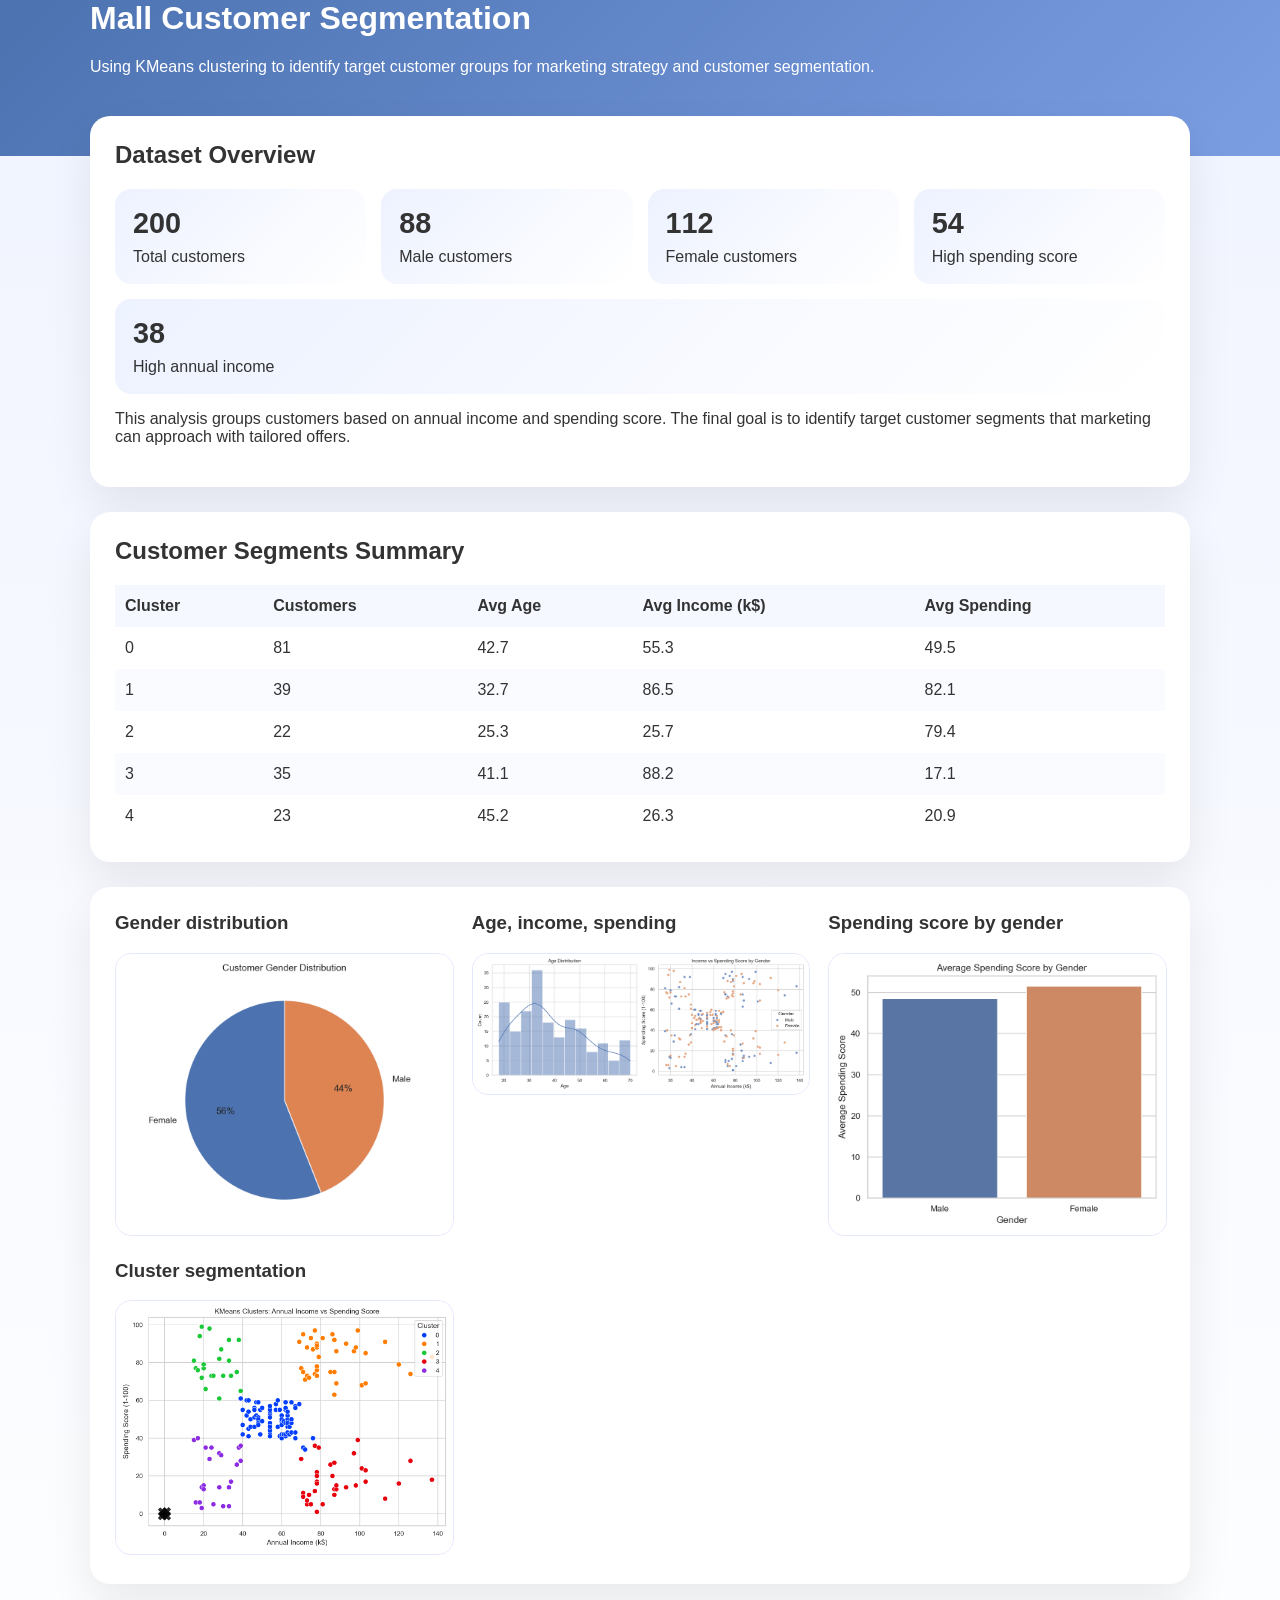
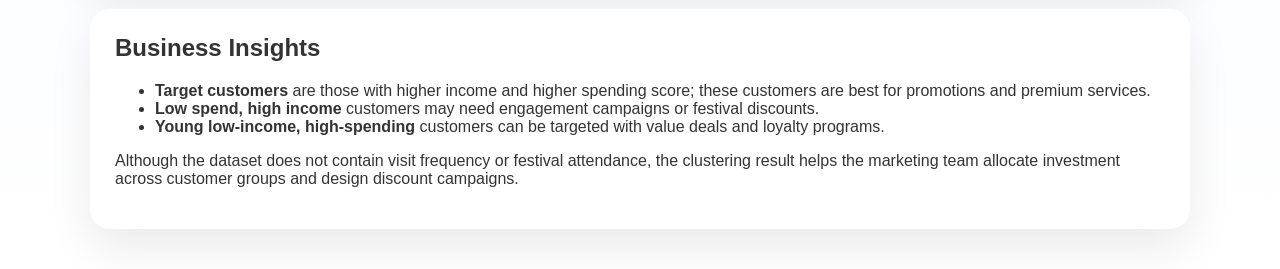
<file: outputs/report.html>
<!DOCTYPE html>
<html lang="en">
<head>
<meta charset="UTF-8" />
<title>Mall Customer Segmentation Report</title>
<style>
    body { margin: 0; font-family: Arial, sans-serif; background: linear-gradient(180deg, #f0f4ff 0%, #ffffff 100%); color: #333; }
    .hero { padding: 40px 20px; background: linear-gradient(135deg, #4c72b0 0%, #7b9ee3 100%); color: white; }
    .container { width: min(1100px, 96%); margin: -40px auto 40px; position: relative; z-index: 2; }
    .card { background: white; border-radius: 20px; box-shadow: 0 20px 45px rgba(0, 0, 0, 0.08); padding: 25px; margin-bottom: 25px; }
    .grid { display: grid; gap: 20px; grid-template-columns: repeat(auto-fit, minmax(280px, 1fr)); }
    h1, h2, h3 { margin-top: 0; }
    .stats { display: flex; gap: 15px; flex-wrap: wrap; }
    .stat-card { flex: 1; min-width: 200px; border-radius: 16px; background: linear-gradient(135deg, #edf2ff 0%, #ffffff 100%); padding: 18px; }
    .stat-card strong { display: block; font-size: 1.8rem; margin-bottom: 8px; }
    table { width: 100%; border-collapse: collapse; }
    th, td { text-align: left; padding: 12px 10px; }
    th { background: #f5f8ff; }
    tr:nth-child(even) { background: #fafbff; }
    .image-grid { display: grid; gap: 20px; grid-template-columns: repeat(auto-fit, minmax(320px, 1fr)); }
    .image-grid img { width: 100%; border-radius: 16px; border: 1px solid #e3e8ff; }
</style>
</head>
<body>
<div class="hero">
    <div class="container">
        <h1>Mall Customer Segmentation</h1>
        <p>Using KMeans clustering to identify target customer groups for marketing strategy and customer segmentation.</p>
    </div>
</div>
<div class="container">
    <div class="card">
        <h2>Dataset Overview</h2>
        <div class="stats">
            <div class="stat-card"><strong>200</strong> Total customers</div>
            <div class="stat-card"><strong>88</strong> Male customers</div>
            <div class="stat-card"><strong>112</strong> Female customers</div>
            <div class="stat-card"><strong>54</strong> High spending score</div>
            <div class="stat-card"><strong>38</strong> High annual income</div>
        </div>
        <p>This analysis groups customers based on annual income and spending score. The final goal is to identify target customer segments that marketing can approach with tailored offers.</p>
    </div>

    <div class="card">
        <h2>Customer Segments Summary</h2>
        <table>
            <thead>
                <tr><th>Cluster</th><th>Customers</th><th>Avg Age</th><th>Avg Income (k$)</th><th>Avg Spending</th></tr>
            </thead>
            <tbody>
                <tr><td>0</td><td>81</td><td>42.7</td><td>55.3</td><td>49.5</td></tr>
<tr><td>1</td><td>39</td><td>32.7</td><td>86.5</td><td>82.1</td></tr>
<tr><td>2</td><td>22</td><td>25.3</td><td>25.7</td><td>79.4</td></tr>
<tr><td>3</td><td>35</td><td>41.1</td><td>88.2</td><td>17.1</td></tr>
<tr><td>4</td><td>23</td><td>45.2</td><td>26.3</td><td>20.9</td></tr>
            </tbody>
        </table>
    </div>

    <div class="card image-grid">
        <div>
            <h3>Gender distribution</h3>
            <img src="gender_distribution.png" alt="Gender distribution" />
        </div>
        <div>
            <h3>Age, income, spending</h3>
            <img src="age_income_spending.png" alt="Age income spending" />
        </div>
        <div>
            <h3>Spending score by gender</h3>
            <img src="spending_by_gender.png" alt="Spending by gender" />
        </div>
        <div>
            <h3>Cluster segmentation</h3>
            <img src="cluster_scatter.png" alt="Cluster scatter" />
        </div>
    </div>

    <div class="card">
        <h2>Business Insights</h2>
        <ul>
            <li><strong>Target customers</strong> are those with higher income and higher spending score; these customers are best for promotions and premium services.</li>
            <li><strong>Low spend, high income</strong> customers may need engagement campaigns or festival discounts.</li>
            <li><strong>Young low-income, high-spending</strong> customers can be targeted with value deals and loyalty programs.</li>
        </ul>
        <p>Although the dataset does not contain visit frequency or festival attendance, the clustering result helps the marketing team allocate investment across customer groups and design discount campaigns.</p>
    </div>
</div>
</body>
</html>
</file>
